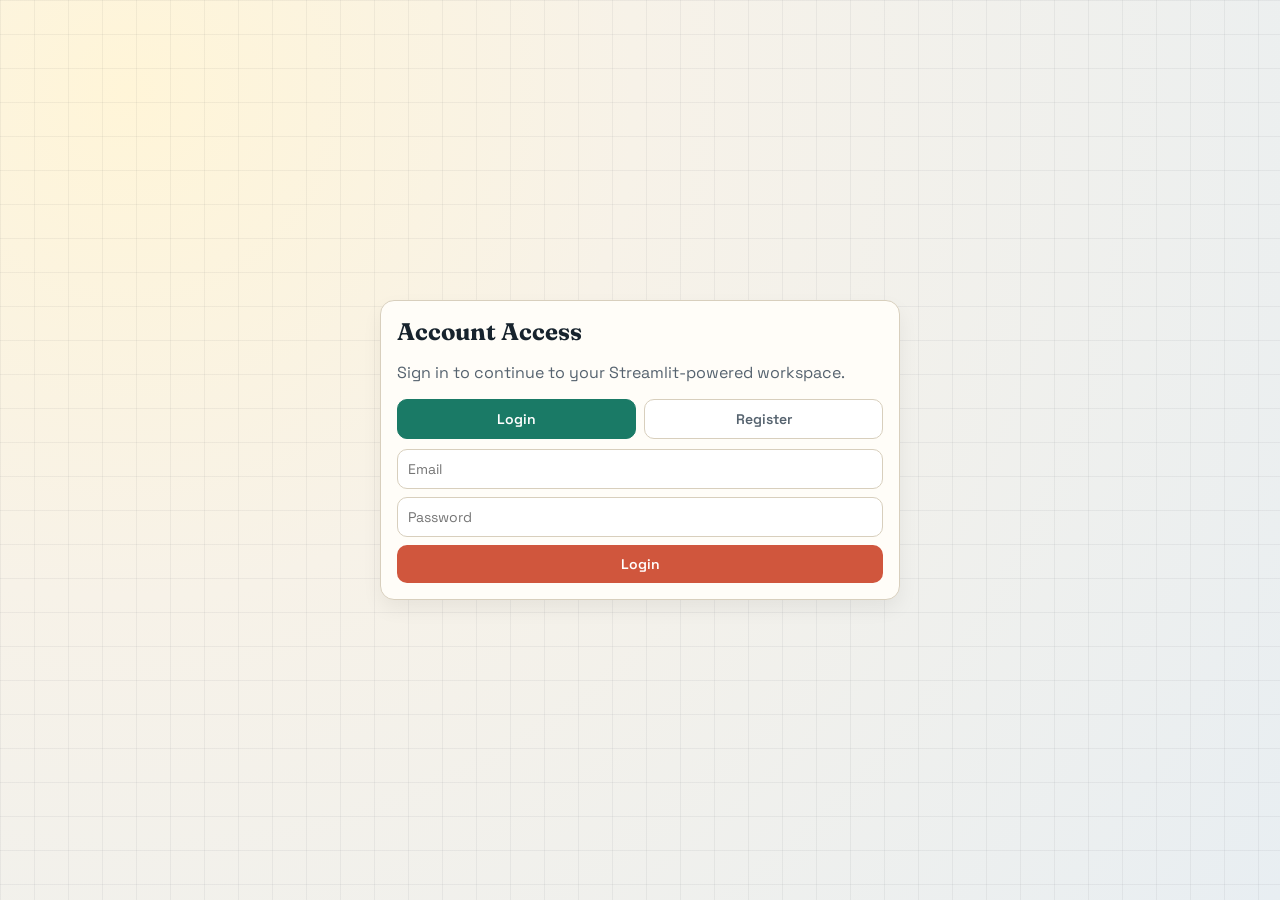
<file: frontend/index.html>
<!doctype html>
<html lang="en">
<head>
  <meta charset="UTF-8" />
  <meta name="viewport" content="width=device-width, initial-scale=1.0" />
  <title>Stock AI Workspace - Account</title>
  <link rel="preconnect" href="https://fonts.googleapis.com">
  <link rel="preconnect" href="https://fonts.gstatic.com" crossorigin>
  <link href="https://fonts.googleapis.com/css2?family=Space+Grotesk:wght@400;500;600;700&family=Fraunces:opsz,wght@9..144,700&display=swap" rel="stylesheet">
  <link rel="stylesheet" href="/frontend/styles.css" />
</head>
<body data-page="account">
  <div class="bg-grid"></div>

  <main class="page page-center" id="accountPage">
    <section class="card auth-card">
      <h2>Account Access</h2>
      <p class="muted">Sign in to continue to your Streamlit-powered workspace.</p>
      <p id="sessionBanner" class="session-banner hidden"></p>
      <div class="tabs">
        <button class="tab-btn active" data-auth-mode="login">Login</button>
        <button class="tab-btn" data-auth-mode="register">Register</button>
      </div>
      <div class="form-grid">
        <input id="emailInput" type="email" placeholder="Email" />
        <input id="passwordInput" type="password" placeholder="Password" />
        <select id="planTypeInput">
          <option value="free">free</option>
          <option value="pro">pro</option>
        </select>
        <button id="authSubmitBtn">Login</button>
      </div>
    </section>
  </main>

  <main class="page page-center hidden" id="loadingPage">
    <section class="card loading-card">
      <div class="loader"></div>
      <h2>Loading Workspace</h2>
      <p class="muted">Preparing your account and redirecting to Streamlit page...</p>
    </section>
  </main>

  <aside id="toast" class="toast hidden"></aside>

  <script src="/frontend/app.js"></script>
</body>
</html>
</file>
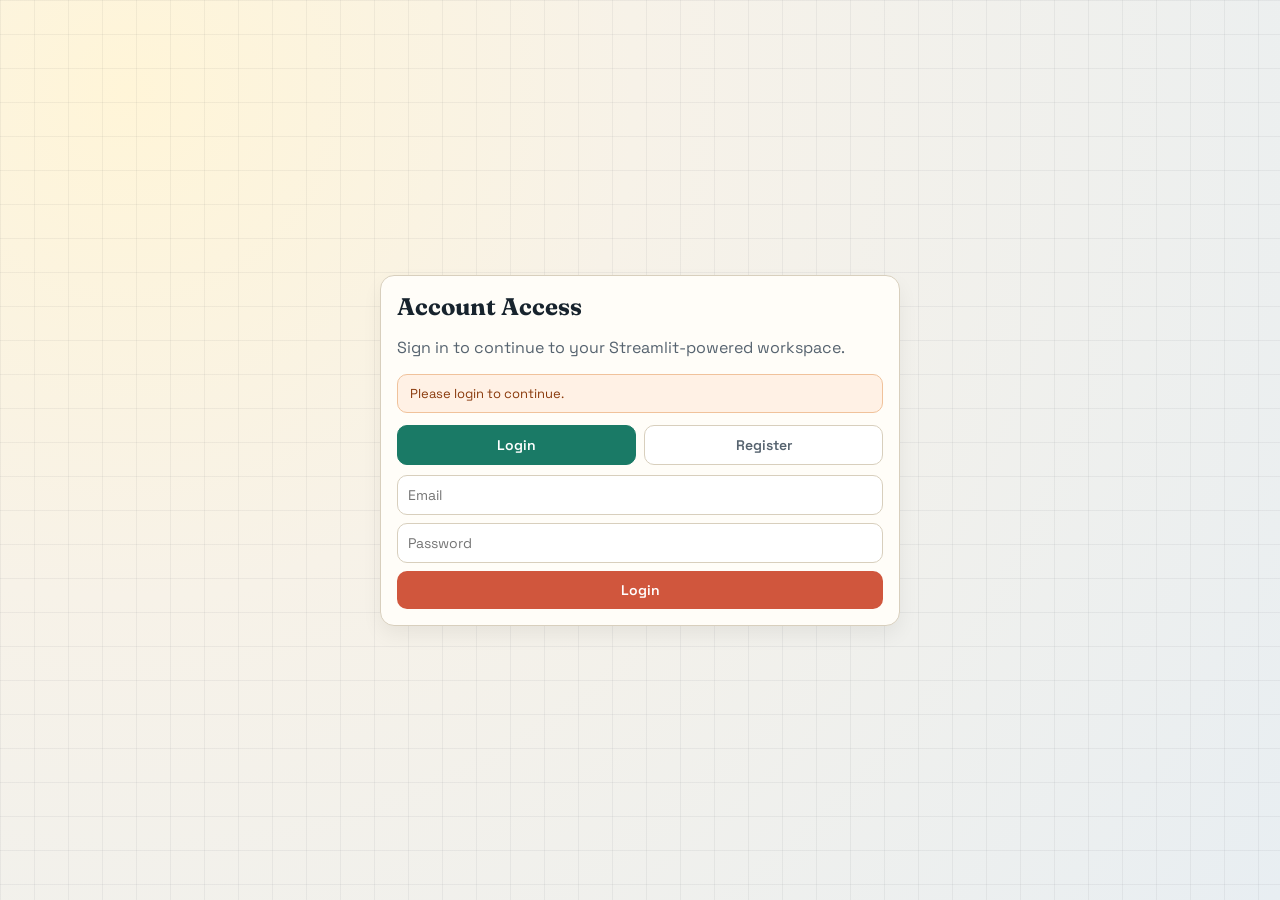
<file: frontend/home.html>
<!doctype html>
<html lang="en">
<head>
  <meta charset="UTF-8" />
  <meta name="viewport" content="width=device-width, initial-scale=1.0" />
  <title>Stock AI Workspace - Home</title>
  <link rel="preconnect" href="https://fonts.googleapis.com">
  <link rel="preconnect" href="https://fonts.gstatic.com" crossorigin>
  <link href="https://fonts.googleapis.com/css2?family=Space+Grotesk:wght@400;500;600;700&family=Fraunces:opsz,wght@9..144,700&display=swap" rel="stylesheet">
  <link rel="stylesheet" href="/frontend/styles.css" />
</head>
<body data-page="home">
  <div class="bg-grid"></div>
  <header class="topbar">
    <h1>Stock AI Workspace</h1>
    <div class="topbar-actions">
      <span id="currentUserLabel" class="muted"></span>
      <button id="logoutBtn" class="ghost">Logout</button>
    </div>
  </header>

  <main class="page">
    <nav class="sidebar-nav">
      <a class="nav-btn active" href="/frontend/home.html">Home</a>
      <a class="nav-btn" href="/frontend/streamlit.html">Streamlit</a>
      <a class="nav-btn" href="/frontend/token.html">Token Usage</a>
      <a class="nav-btn" href="/frontend/watchlist.html">Watchlist</a>
      <a class="nav-btn" href="/frontend/portfolio.html">Portfolio</a>
    </nav>

    <div class="page-strip">
      <span id="breadcrumb" class="crumb"></span>
      <span id="activePageTitle" class="active-page"></span>
    </div>

    <section class="view active">
      <div class="home-grid">
        <a class="card nav-card" href="/frontend/streamlit.html"><h2>Streamlit Chat</h2><p>Open integrated AI chat.</p></a>
        <a class="card nav-card" href="/frontend/token.html"><h2>Token Usage</h2><p>Inspect token/cost usage.</p></a>
        <a class="card nav-card" href="/frontend/watchlist.html"><h2>Watchlist</h2><p>Manage tracked tickers.</p></a>
        <a class="card nav-card" href="/frontend/portfolio.html"><h2>Portfolio</h2><p>Manage holdings.</p></a>
      </div>
    </section>
  </main>

  <aside id="toast" class="toast hidden"></aside>
  <script src="/frontend/app.js"></script>
</body>
</html>
</file>
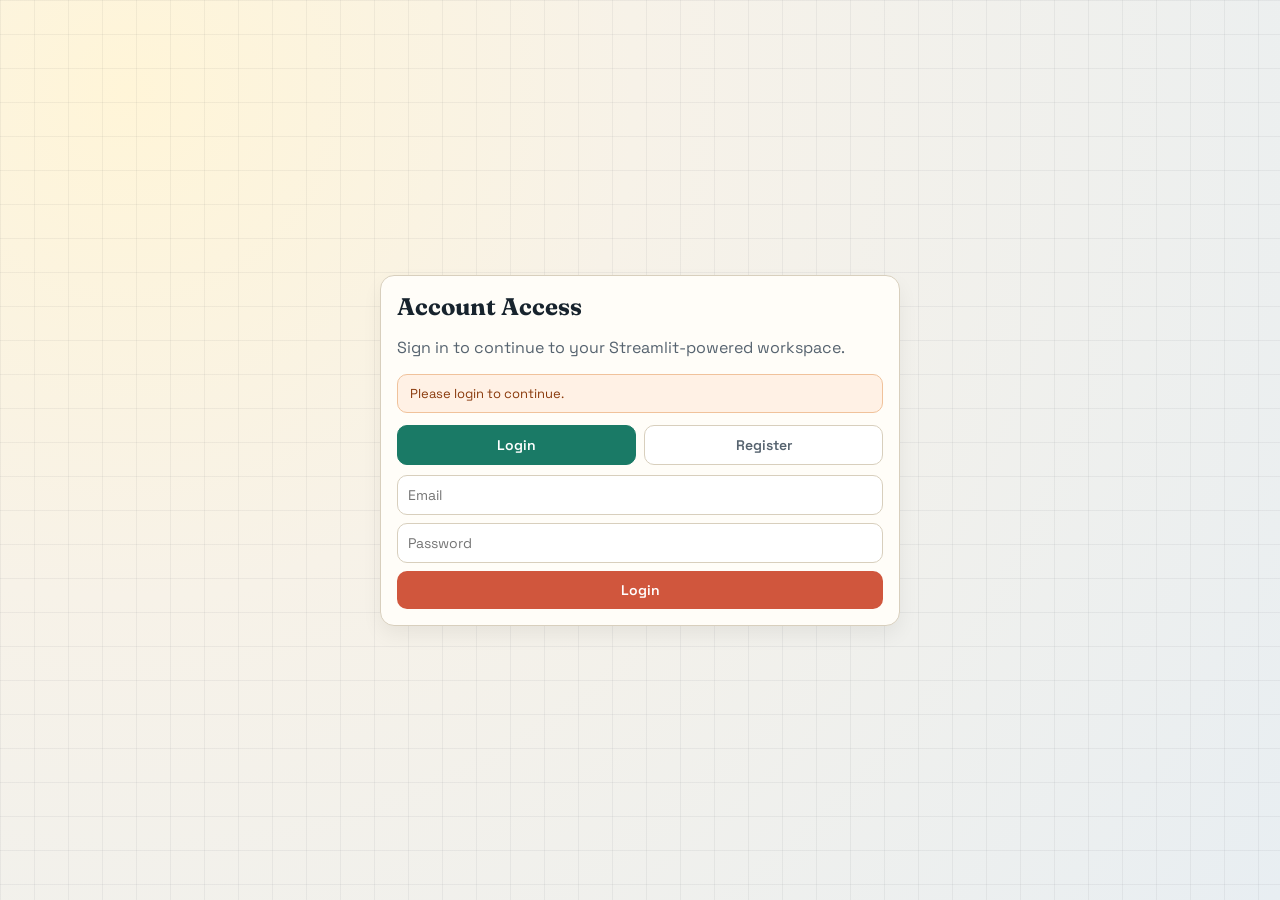
<file: frontend/portfolio.html>
<!doctype html>
<html lang="en">
<head>
  <meta charset="UTF-8" />
  <meta name="viewport" content="width=device-width, initial-scale=1.0" />
  <title>Stock AI Workspace - Portfolio</title>
  <link rel="preconnect" href="https://fonts.googleapis.com">
  <link rel="preconnect" href="https://fonts.gstatic.com" crossorigin>
  <link href="https://fonts.googleapis.com/css2?family=Space+Grotesk:wght@400;500;600;700&family=Fraunces:opsz,wght@9..144,700&display=swap" rel="stylesheet">
  <link rel="stylesheet" href="/frontend/styles.css" />
</head>
<body data-page="portfolio">
  <div class="bg-grid"></div>
  <header class="topbar">
    <h1>Stock AI Workspace</h1>
    <div class="topbar-actions">
      <span id="currentUserLabel" class="muted"></span>
      <button id="logoutBtn" class="ghost">Logout</button>
    </div>
  </header>

  <main class="page">
    <nav class="sidebar-nav">
      <a class="nav-btn" href="/frontend/home.html">Home</a>
      <a class="nav-btn" href="/frontend/streamlit.html">Streamlit</a>
      <a class="nav-btn" href="/frontend/token.html">Token Usage</a>
      <a class="nav-btn" href="/frontend/watchlist.html">Watchlist</a>
      <a class="nav-btn active" href="/frontend/portfolio.html">Portfolio</a>
    </nav>

    <div class="page-strip">
      <span id="breadcrumb" class="crumb"></span>
      <span id="activePageTitle" class="active-page"></span>
    </div>

    <section class="view active">
      <div class="card">
        <h2>Portfolio</h2>
        <div class="portfolio-grid">
          <input id="portfolioTickerInput" type="text" placeholder="TCS.NS" />
          <input id="portfolioQtyInput" type="number" step="0.01" placeholder="Quantity" />
          <input id="portfolioAvgInput" type="number" step="0.01" placeholder="Avg Buy Price" />
          <button id="addPortfolioBtn">Upsert Position</button>
        </div>
        <ul id="portfolioList" class="plain-list"></ul>
      </div>
    </section>
  </main>

  <aside id="toast" class="toast hidden"></aside>
  <script src="/frontend/app.js"></script>
</body>
</html>
</file>
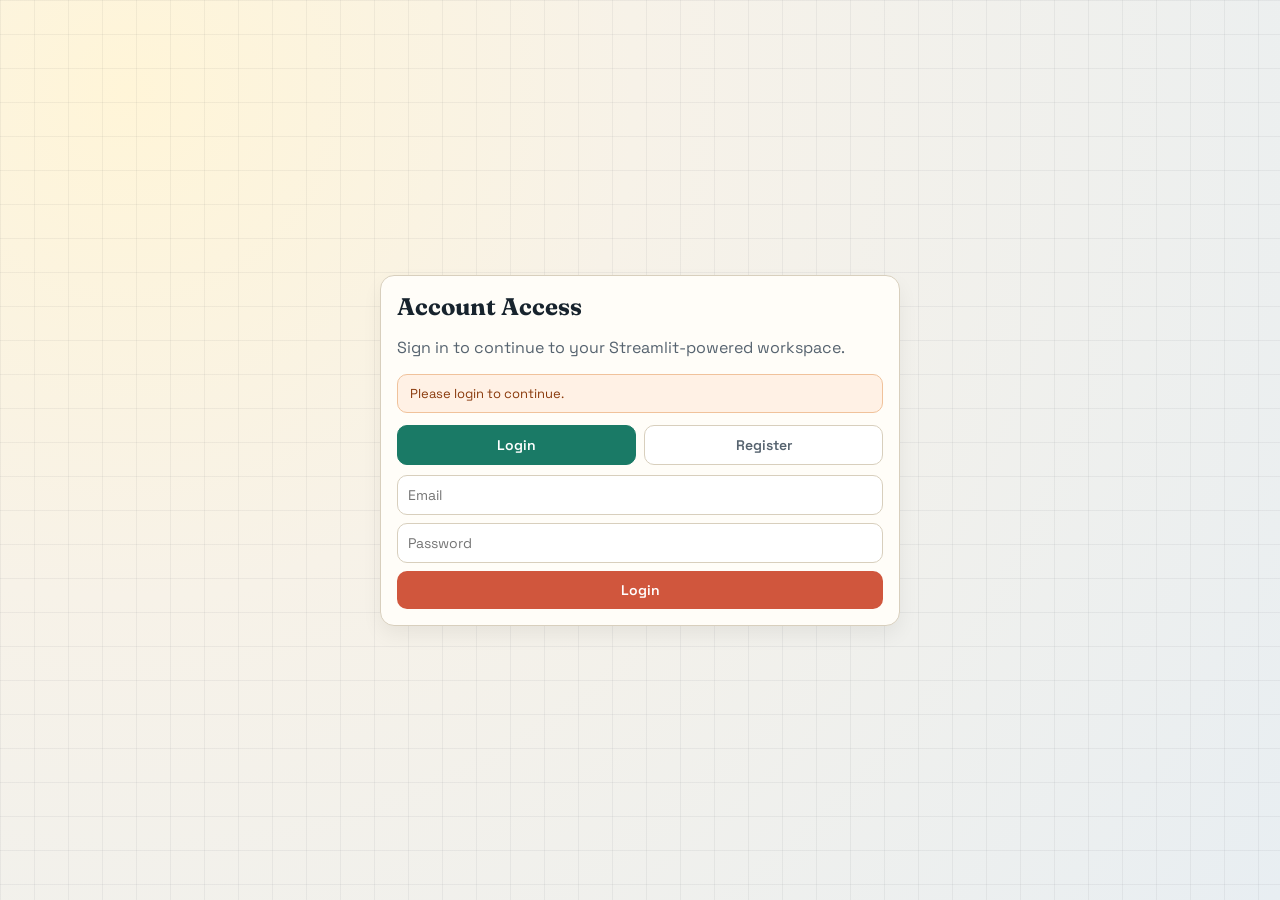
<file: frontend/streamlit.html>
<!doctype html>
<html lang="en">
<head>
  <meta charset="UTF-8" />
  <meta name="viewport" content="width=device-width, initial-scale=1.0" />
  <title>Stock AI Workspace - Streamlit</title>
  <link rel="preconnect" href="https://fonts.googleapis.com">
  <link rel="preconnect" href="https://fonts.gstatic.com" crossorigin>
  <link href="https://fonts.googleapis.com/css2?family=Space+Grotesk:wght@400;500;600;700&family=Fraunces:opsz,wght@9..144,700&display=swap" rel="stylesheet">
  <link rel="stylesheet" href="/frontend/styles.css" />
</head>
<body data-page="streamlit">
  <div class="bg-grid"></div>
  <header class="topbar">
    <h1>Stock AI Workspace</h1>
    <div class="topbar-actions">
      <span id="currentUserLabel" class="muted"></span>
      <button id="logoutBtn" class="ghost">Logout</button>
    </div>
  </header>

  <main class="page">
    <nav class="sidebar-nav">
      <a class="nav-btn" href="/frontend/home.html">Home</a>
      <a class="nav-btn active" href="/frontend/streamlit.html">Streamlit</a>
      <a class="nav-btn" href="/frontend/token.html">Token Usage</a>
      <a class="nav-btn" href="/frontend/watchlist.html">Watchlist</a>
      <a class="nav-btn" href="/frontend/portfolio.html">Portfolio</a>
    </nav>

    <div class="page-strip">
      <span id="breadcrumb" class="crumb"></span>
      <span id="activePageTitle" class="active-page"></span>
    </div>

    <section class="view active">
      <div class="card streamlit-card">
        <div class="streamlit-header">
          <h2>Integrated Streamlit</h2>
          <button id="openStreamlitBtn" class="ghost">Open In New Tab</button>
        </div>
        <iframe id="streamlitFrame" title="Streamlit Chat"></iframe>
      </div>
    </section>
  </main>

  <aside id="toast" class="toast hidden"></aside>
  <script src="/frontend/app.js"></script>
</body>
</html>
</file>
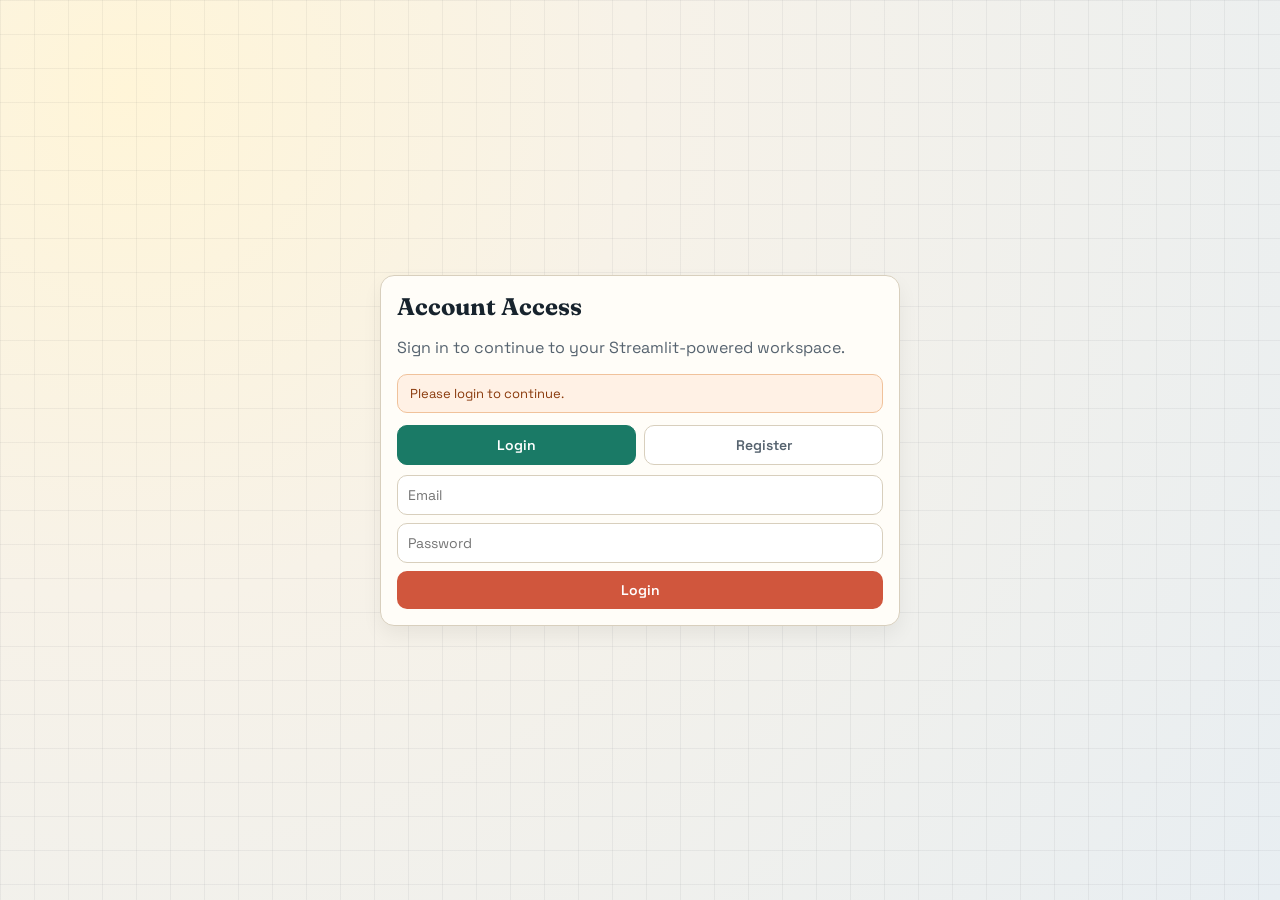
<file: frontend/token.html>
<!doctype html>
<html lang="en">
<head>
  <meta charset="UTF-8" />
  <meta name="viewport" content="width=device-width, initial-scale=1.0" />
  <title>Stock AI Workspace - Token Usage</title>
  <link rel="preconnect" href="https://fonts.googleapis.com">
  <link rel="preconnect" href="https://fonts.gstatic.com" crossorigin>
  <link href="https://fonts.googleapis.com/css2?family=Space+Grotesk:wght@400;500;600;700&family=Fraunces:opsz,wght@9..144,700&display=swap" rel="stylesheet">
  <link rel="stylesheet" href="/frontend/styles.css" />
</head>
<body data-page="token">
  <div class="bg-grid"></div>
  <header class="topbar">
    <h1>Stock AI Workspace</h1>
    <div class="topbar-actions">
      <span id="currentUserLabel" class="muted"></span>
      <button id="logoutBtn" class="ghost">Logout</button>
    </div>
  </header>

  <main class="page">
    <nav class="sidebar-nav">
      <a class="nav-btn" href="/frontend/home.html">Home</a>
      <a class="nav-btn" href="/frontend/streamlit.html">Streamlit</a>
      <a class="nav-btn active" href="/frontend/token.html">Token Usage</a>
      <a class="nav-btn" href="/frontend/watchlist.html">Watchlist</a>
      <a class="nav-btn" href="/frontend/portfolio.html">Portfolio</a>
    </nav>

    <div class="page-strip">
      <span id="breadcrumb" class="crumb"></span>
      <span id="activePageTitle" class="active-page"></span>
    </div>

    <section class="view active">
      <div class="card">
        <div class="section-header">
          <h2>Token Usage</h2>
          <button id="refreshUsageBtn" class="ghost">Refresh</button>
        </div>
        <div id="tokenUsagePanel" class="usage-panel">
          <p>Input: <span id="usageInput">0</span></p>
          <p>Output: <span id="usageOutput">0</span></p>
          <p>Total: <span id="usageTotal">0</span></p>
          <p>Cost: $<span id="usageCost">0.000000</span></p>
        </div>
      </div>
    </section>
  </main>

  <aside id="toast" class="toast hidden"></aside>
  <script src="/frontend/app.js"></script>
</body>
</html>
</file>
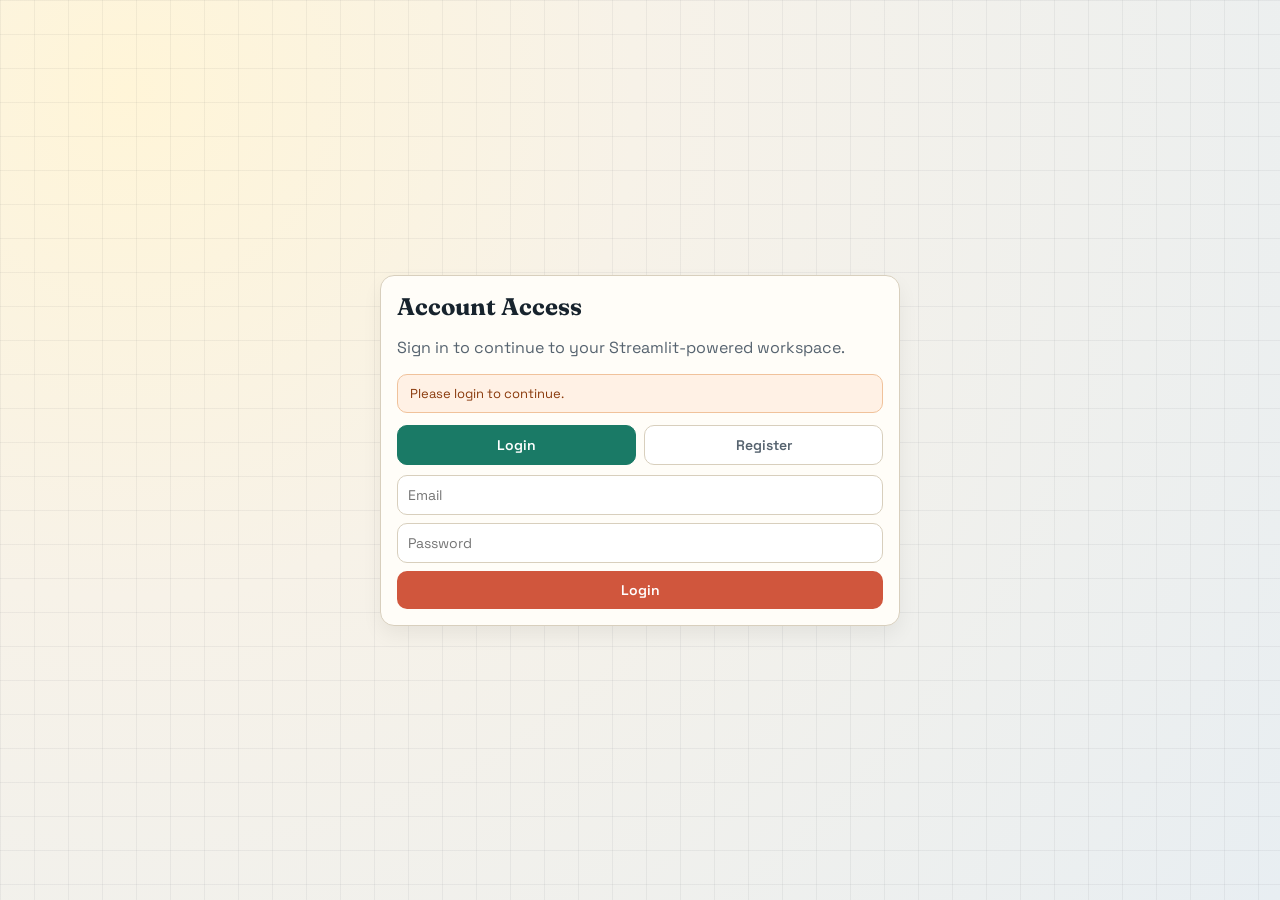
<file: frontend/watchlist.html>
<!doctype html>
<html lang="en">
<head>
  <meta charset="UTF-8" />
  <meta name="viewport" content="width=device-width, initial-scale=1.0" />
  <title>Stock AI Workspace - Watchlist</title>
  <link rel="preconnect" href="https://fonts.googleapis.com">
  <link rel="preconnect" href="https://fonts.gstatic.com" crossorigin>
  <link href="https://fonts.googleapis.com/css2?family=Space+Grotesk:wght@400;500;600;700&family=Fraunces:opsz,wght@9..144,700&display=swap" rel="stylesheet">
  <link rel="stylesheet" href="/frontend/styles.css" />
</head>
<body data-page="watchlist">
  <div class="bg-grid"></div>
  <header class="topbar">
    <h1>Stock AI Workspace</h1>
    <div class="topbar-actions">
      <span id="currentUserLabel" class="muted"></span>
      <button id="logoutBtn" class="ghost">Logout</button>
    </div>
  </header>

  <main class="page">
    <nav class="sidebar-nav">
      <a class="nav-btn" href="/frontend/home.html">Home</a>
      <a class="nav-btn" href="/frontend/streamlit.html">Streamlit</a>
      <a class="nav-btn" href="/frontend/token.html">Token Usage</a>
      <a class="nav-btn active" href="/frontend/watchlist.html">Watchlist</a>
      <a class="nav-btn" href="/frontend/portfolio.html">Portfolio</a>
    </nav>

    <div class="page-strip">
      <span id="breadcrumb" class="crumb"></span>
      <span id="activePageTitle" class="active-page"></span>
    </div>

    <section class="view active">
      <div class="card">
        <h2>Watchlist</h2>
        <div class="inline-actions">
          <input id="watchTickerInput" type="text" placeholder="INFY.NS" />
          <button id="addWatchBtn">Add</button>
        </div>
        <ul id="watchlistList" class="plain-list"></ul>
      </div>
    </section>
  </main>

  <aside id="toast" class="toast hidden"></aside>
  <script src="/frontend/app.js"></script>
</body>
</html>
</file>
<file: frontend/styles.css>
:root {
  --bg: #f7f2e8;
  --ink: #17232d;
  --ink-soft: #56636f;
  --card: #fffdf8;
  --line: #d8cfbd;
  --accent: #d0563d;
  --accent-2: #1a7a66;
}

* { box-sizing: border-box; }

body {
  margin: 0;
  font-family: "Space Grotesk", sans-serif;
  background: radial-gradient(circle at 10% 10%, #fff5d8 0%, #f7f2e8 36%, #e8eef2 100%);
  color: var(--ink);
}

.bg-grid {
  position: fixed;
  inset: 0;
  background-image:
    linear-gradient(to right, rgba(23, 35, 45, 0.05) 1px, transparent 1px),
    linear-gradient(to bottom, rgba(23, 35, 45, 0.05) 1px, transparent 1px);
  background-size: 34px 34px;
  z-index: -1;
}

h1, h2 { font-family: "Fraunces", serif; margin: 0 0 10px; }

.page { padding: 18px; }
.page-center {
  min-height: 100vh;
  display: grid;
  place-items: center;
}

.card {
  background: var(--card);
  border: 1px solid var(--line);
  border-radius: 14px;
  padding: 16px;
  box-shadow: 0 9px 20px rgba(0, 0, 0, 0.06);
}

.topbar {
  padding: 14px 18px;
  border-bottom: 1px solid var(--line);
  display: flex;
  justify-content: space-between;
  align-items: center;
  backdrop-filter: blur(6px);
}

.topbar-actions {
  display: flex;
  align-items: center;
  gap: 10px;
}

.auth-card {
  width: min(520px, 96vw);
}

.session-banner {
  margin: 8px 0 12px;
  padding: 10px 12px;
  border-radius: 10px;
  border: 1px solid #f0c29b;
  background: #fff1e5;
  color: #8a3a0c;
  font-size: 13px;
}

.tabs { display: flex; gap: 8px; margin: 10px 0; }

.tab-btn { background: #fff; color: var(--ink-soft); border: 1px solid var(--line); }
.tab-btn.active { background: var(--accent-2); color: #fff; border-color: var(--accent-2); }

.form-grid, .portfolio-grid { display: grid; gap: 8px; }

input, select, textarea, button {
  width: 100%;
  font-family: inherit;
  font-size: 14px;
  border-radius: 10px;
  border: 1px solid var(--line);
  padding: 10px;
  background: #fff;
}

button {
  background: var(--accent);
  color: #fff;
  border: none;
  font-weight: 600;
  cursor: pointer;
}

button.ghost {
  background: #fff;
  border: 1px solid var(--line);
  color: var(--ink);
}

.sidebar-nav {
  position: fixed;
  top: 72px;
  left: 18px;
  width: 220px;
  display: grid;
  gap: 8px;
}

.nav-btn {
  text-align: left;
  background: #fff;
  color: var(--ink-soft);
  border: 1px solid var(--line);
}

.nav-btn.active {
  background: var(--ink);
  color: #fff;
}

.view {
  margin-left: 250px;
  display: none;
}

.view.active { display: block; }

.home-grid {
  display: grid;
  grid-template-columns: repeat(2, minmax(260px, 1fr));
  gap: 12px;
}

.page-strip {
  margin-left: 250px;
  margin-bottom: 12px;
  display: flex;
  align-items: center;
  justify-content: space-between;
  gap: 10px;
  border: 1px solid var(--line);
  background: rgba(255, 255, 255, 0.75);
  border-radius: 10px;
  padding: 10px 12px;
}

.page-strip .crumb {
  color: var(--ink-soft);
  font-size: 13px;
}

.page-strip .active-page {
  font-weight: 700;
  color: var(--ink);
}

.nav-card {
  cursor: pointer;
  transition: transform 0.2s ease, box-shadow 0.2s ease;
}

.nav-card:hover {
  transform: translateY(-2px);
  box-shadow: 0 14px 24px rgba(0, 0, 0, 0.08);
}

.section-header {
  display: flex;
  justify-content: space-between;
  align-items: center;
}

.inline-actions {
  display: grid;
  grid-template-columns: 1fr auto;
  gap: 8px;
  margin-bottom: 10px;
}

#streamlitFrame {
  width: 100%;
  min-height: 74vh;
  border-radius: 10px;
  border: 1px solid var(--line);
}

.plain-list {
  list-style: none;
  padding: 0;
  margin: 8px 0 0;
  display: grid;
  gap: 8px;
}

.plain-list li {
  border: 1px solid var(--line);
  border-radius: 8px;
  padding: 8px 10px;
}

.ticker-row { display: grid; gap: 6px; }

.ticker-header {
  display: flex;
  align-items: center;
  gap: 8px;
}

.row-actions {
  display: flex;
  align-items: center;
  gap: 6px;
}

.ticker-name {
  font-weight: 700;
  font-size: 14px;
  flex: 1;
}

.ticker-meta {
  font-size: 12px;
  color: var(--ink-soft);
}

.rm-btn {
  width: auto;
  padding: 5px 10px;
  font-size: 12px;
}

.refresh-btn {
  width: auto;
  padding: 5px 10px;
  font-size: 12px;
  background: #fff;
  color: var(--ink);
  border: 1px solid var(--line);
}

.refresh-btn:disabled {
  opacity: 0.7;
  cursor: not-allowed;
}

.ticker-insights {
  display: flex;
  flex-wrap: wrap;
  gap: 6px;
  min-height: 24px;
}

.ticker-insights.loading {
  font-size: 12px;
  color: var(--ink-soft);
  font-style: italic;
  align-items: center;
}

.badge {
  display: inline-block;
  font-size: 11px;
  font-weight: 600;
  padding: 3px 8px;
  border-radius: 20px;
  white-space: nowrap;
  width: auto;
  border: none;
  cursor: default;
}

.badge-positive { background: #d4f0e0; color: #1a6b3e; }
.badge-negative { background: #fde8e4; color: #8a2012; }
.badge-neutral  { background: #ebebeb; color: #56636f; }

.usage-panel {
  display: grid;
  gap: 8px;
}

.muted { color: var(--ink-soft); }

.toast {
  position: fixed;
  right: 16px;
  bottom: 16px;
  background: var(--ink);
  color: #fff;
  padding: 10px 12px;
  border-radius: 8px;
  z-index: 1000;
}

.loader {
  width: 38px;
  height: 38px;
  border-radius: 50%;
  border: 4px solid #e6dcc8;
  border-top-color: var(--accent);
  animation: spin 0.9s linear infinite;
  margin: 0 auto 10px;
}

@keyframes spin {
  to { transform: rotate(360deg); }
}

.hidden { display: none !important; }

@media (max-width: 980px) {
  .sidebar-nav {
    position: static;
    width: auto;
    margin-bottom: 12px;
    grid-template-columns: repeat(2, minmax(0, 1fr));
  }

  .view {
    margin-left: 0;
  }

  .page-strip {
    margin-left: 0;
  }

  .home-grid {
    grid-template-columns: 1fr;
  }

  .inline-actions {
    grid-template-columns: 1fr;
  }
}
</file>
